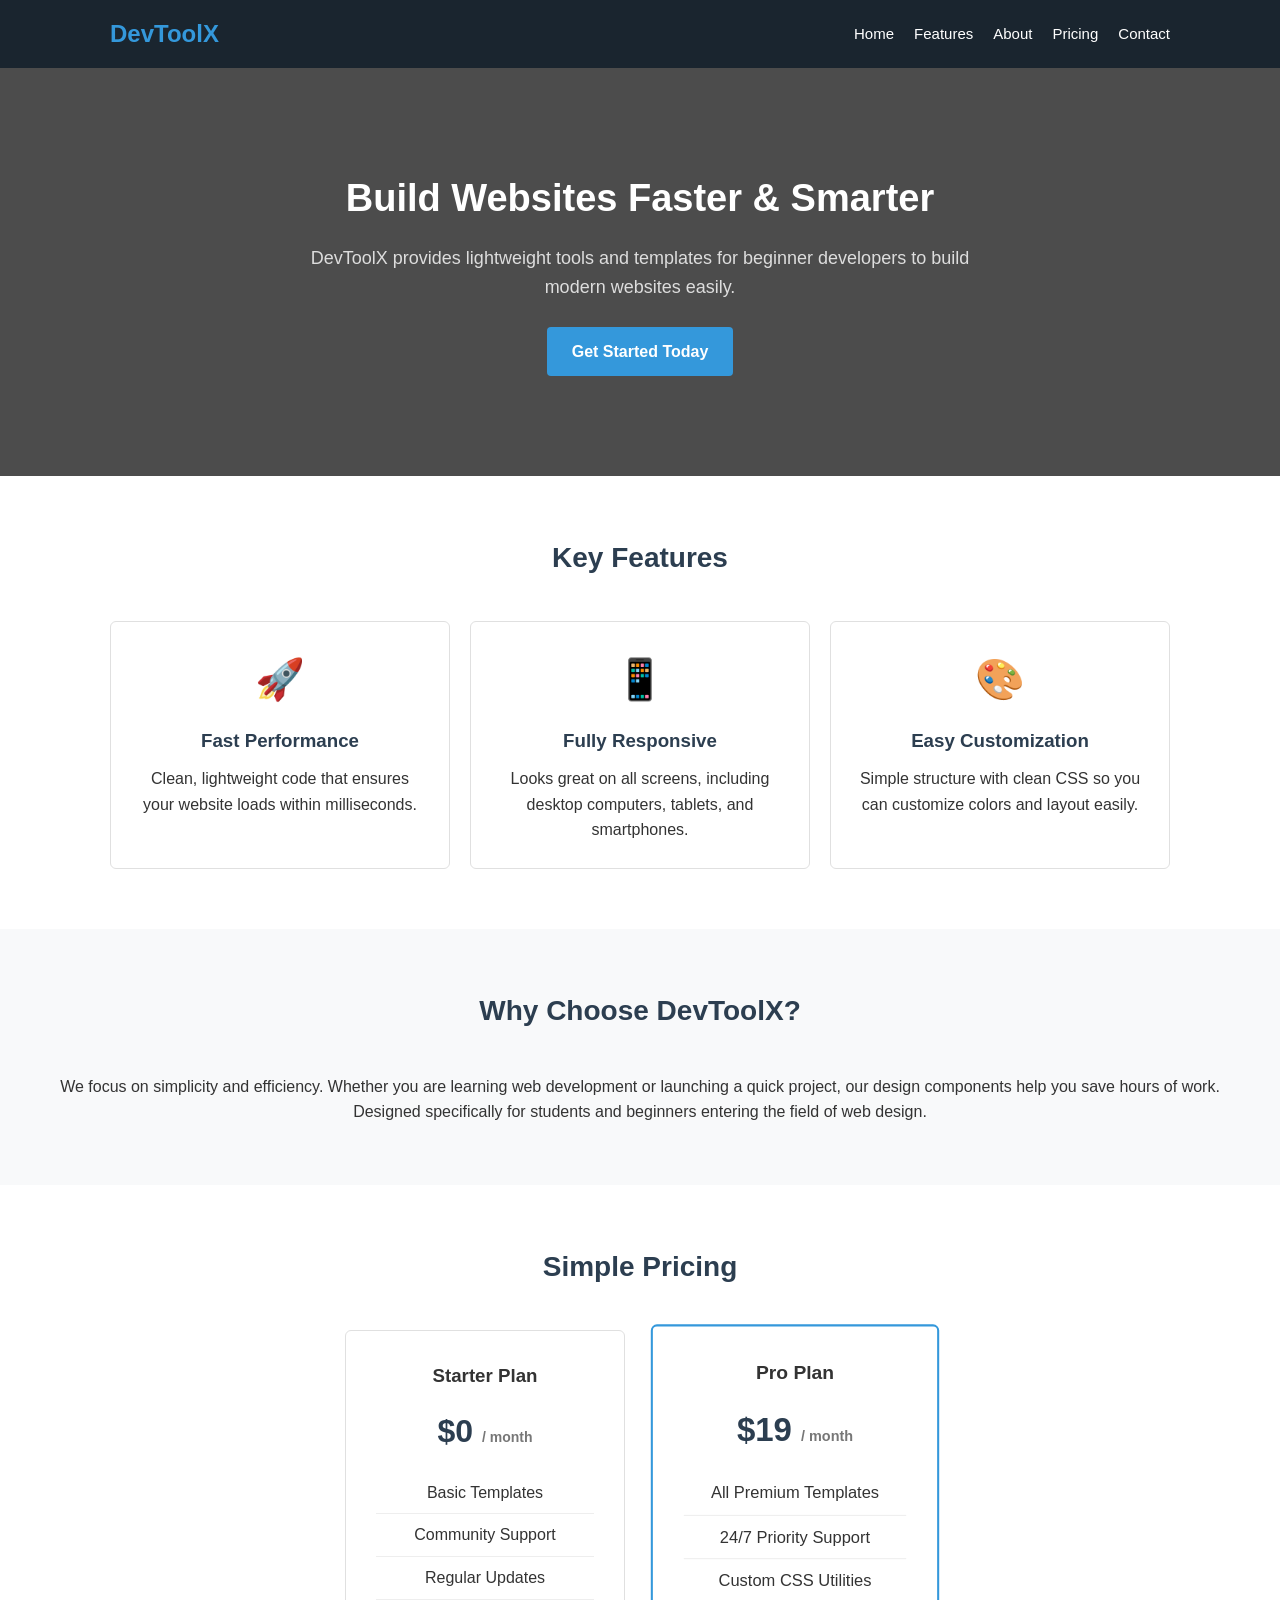
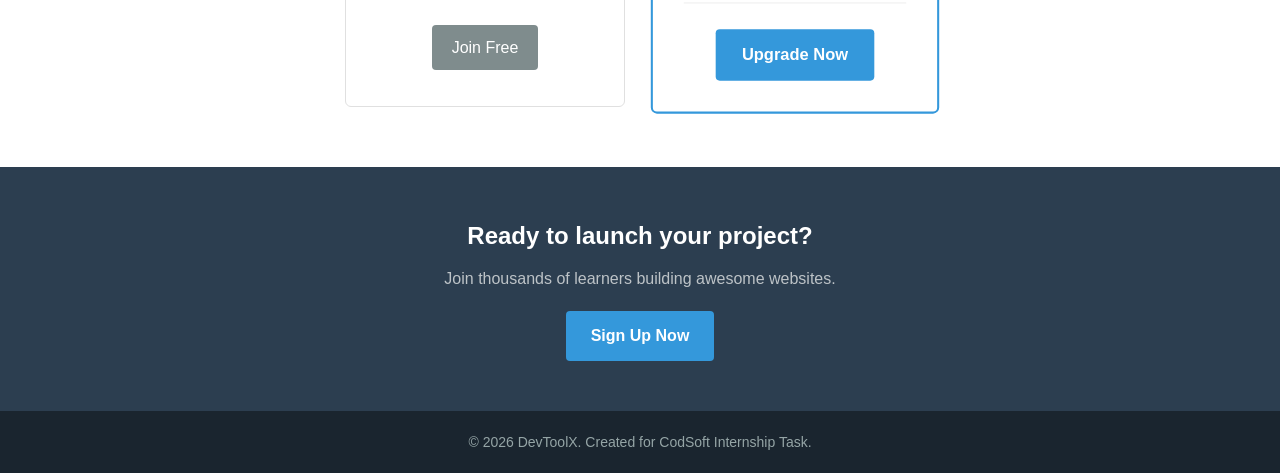
<file: Project2/index.html>
<!DOCTYPE html>
<html lang="en">
<head>
    <meta charset="UTF-8">
    <meta name="viewport" content="width=device-width, initial-scale=1.0">
    <title>Product Landing Page</title>
    <link rel="stylesheet" href="style.css">
</head>
<body>

    <!-- Header / Navbar -->
    <header>
        <nav class="navbar">
            <div class="logo">
                <h2>DevToolX</h2>
            </div>
            <ul class="nav-menu">
                <li><a href="#home">Home</a></li>
                <li><a href="#features">Features</a></li>
                <li><a href="#about">About</a></li>
                <li><a href="#pricing">Pricing</a></li>
                <li><a href="#contact">Contact</a></li>
            </ul>
        </nav>
    </header>

    <!-- Hero Section -->
    <section id="home" class="hero-section">
        <div class="hero-content">
            <h1>Build Websites Faster & Smarter</h1>
            <p>DevToolX provides lightweight tools and templates for beginner developers to build modern websites easily.</p>
            <a href="#pricing" class="btn-primary">Get Started Today</a>
        </div>
    </section>

    <!-- Features Section -->
    <section id="features" class="section">
        <h2>Key Features</h2>
        <div class="features-grid">
            <div class="feature-card">
                <div class="icon">🚀</div>
                <h3>Fast Performance</h3>
                <p>Clean, lightweight code that ensures your website loads within milliseconds.</p>
            </div>
            <div class="feature-card">
                <div class="icon">📱</div>
                <h3>Fully Responsive</h3>
                <p>Looks great on all screens, including desktop computers, tablets, and smartphones.</p>
            </div>
            <div class="feature-card">
                <div class="icon">🎨</div>
                <h3>Easy Customization</h3>
                <p>Simple structure with clean CSS so you can customize colors and layout easily.</p>
            </div>
        </div>
    </section>

    <!-- About Product Section -->
    <section id="about" class="section gray-bg">
        <div class="about-container">
            <div class="about-text">
                <h2>Why Choose DevToolX?</h2>
                <p>We focus on simplicity and efficiency. Whether you are learning web development or launching a quick project, our design components help you save hours of work.</p>
                <p>Designed specifically for students and beginners entering the field of web design.</p>
            </div>
        </div>
    </section>

    <!-- Pricing Section -->
    <section id="pricing" class="section">
        <h2>Simple Pricing</h2>
        <div class="pricing-grid">
            <div class="pricing-card">
                <h3>Starter Plan</h3>
                <p class="price">$0 <span>/ month</span></p>
                <ul>
                    <li>Basic Templates</li>
                    <li>Community Support</li>
                    <li>Regular Updates</li>
                </ul>
                <a href="#" class="btn-secondary">Join Free</a>
            </div>
            <div class="pricing-card featured">
                <h3>Pro Plan</h3>
                <p class="price">$19 <span>/ month</span></p>
                <ul>
                    <li>All Premium Templates</li>
                    <li>24/7 Priority Support</li>
                    <li>Custom CSS Utilities</li>
                </ul>
                <a href="#" class="btn-primary">Upgrade Now</a>
            </div>
        </div>
    </section>

    <!-- Call To Action -->
    <section class="cta-section">
        <h2>Ready to launch your project?</h2>
        <p>Join thousands of learners building awesome websites.</p>
        <a href="#contact" class="btn-primary">Sign Up Now</a>
    </section>

    <!-- Footer -->
    <footer>
        <div class="footer-content">
            <p>&copy; 2026 DevToolX. Created for CodSoft Internship Task.</p>
        </div>
    </footer>

</body>
</html>
</file>
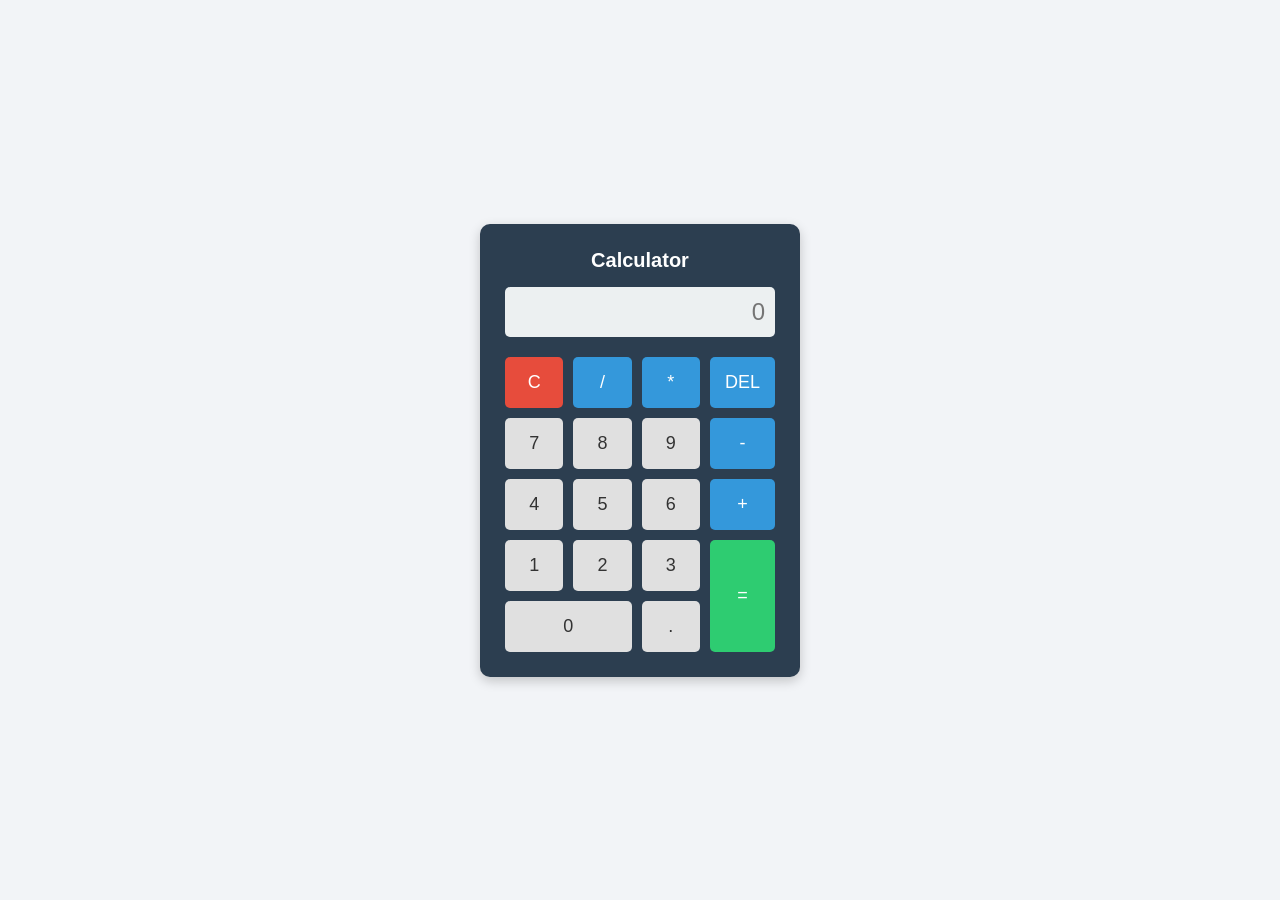
<file: project3/index.html>
<!DOCTYPE html>
<html lang="en">
<head>
    <meta charset="UTF-8">
    <meta name="viewport" content="width=device-width, initial-scale=1.0">
    <title>Simple Calculator</title>
    <link rel="stylesheet" href="style.css">
</head>
<body>

    <div class="calculator-container">
        <h2>Calculator</h2>
        
        <!-- Display Screen -->
        <input type="text" id="display" class="calculator-screen" placeholder="0" readonly>

        <!-- Calculator Buttons -->
        <div class="calculator-buttons">
            <button class="btn btn-clear" onclick="clearDisplay()">C</button>
            <button class="btn btn-operator" onclick="appendValue('/')">/</button>
            <button class="btn btn-operator" onclick="appendValue('*')">*</button>
            <button class="btn btn-operator" onclick="deleteLast()">DEL</button>

            <button class="btn" onclick="appendValue('7')">7</button>
            <button class="btn" onclick="appendValue('8')">8</button>
            <button class="btn" onclick="appendValue('9')">9</button>
            <button class="btn btn-operator" onclick="appendValue('-')">-</button>

            <button class="btn" onclick="appendValue('4')">4</button>
            <button class="btn" onclick="appendValue('5')">5</button>
            <button class="btn" onclick="appendValue('6')">6</button>
            <button class="btn btn-operator" onclick="appendValue('+')">+</button>

            <button class="btn" onclick="appendValue('1')">1</button>
            <button class="btn" onclick="appendValue('2')">2</button>
            <button class="btn" onclick="appendValue('3')">3</button>
            <button class="btn btn-equal" onclick="calculateResult()">=</button>

            <button class="btn btn-zero" onclick="appendValue('0')">0</button>
            <button class="btn" onclick="appendValue('.')">.</button>
        </div>
    </div>

    <script src="script.js"></script>
</body>
</html>
</file>
<file: Project2/style.css>
* {
    margin: 0;
    padding: 0;
    box-sizing: border-box;
    font-family: 'Segoe UI', Tahoma, Geneva, Verdana, sans-serif;
}

body {
    color: #333;
    line-height: 1.6;
}

/* Navbar */
header {
    background-color: #1a252f;
    position: sticky;
    top: 0;
    z-index: 100;
}

.navbar {
    display: flex;
    justify-content: space-between;
    align-items: center;
    max-width: 1100px;
    margin: 0 auto;
    padding: 15px 20px;
}

.logo h2 {
    color: #3498db;
}

.nav-menu {
    display: flex;
    list-style: none;
}

.nav-menu li {
    margin-left: 20px;
}

.nav-menu a {
    color: #fff;
    text-decoration: none;
    font-size: 15px;
    transition: 0.3s;
}

.nav-menu a:hover {
    color: #3498db;
}

/* Hero Section */
.hero-section {
    background: linear-gradient(rgba(0, 0, 0, 0.7), rgba(0, 0, 0, 0.7)), url('https://via.placeholder.com/1200x500') center/cover;
    color: white;
    text-align: center;
    padding: 100px 20px;
}

.hero-content {
    max-width: 700px;
    margin: 0 auto;
}

.hero-content h1 {
    font-size: 38px;
    margin-bottom: 15px;
}

.hero-content p {
    font-size: 18px;
    margin-bottom: 25px;
    color: #ddd;
}

/* Common Section */
.section {
    padding: 60px 20px;
    max-width: 1100px;
    margin: 0 auto;
    text-align: center;
}

.section h2 {
    font-size: 28px;
    margin-bottom: 40px;
    color: #2c3e50;
}

.gray-bg {
    background-color: #f8f9fa;
    max-width: 100%;
}

/* Buttons */
.btn-primary {
    display: inline-block;
    background-color: #3498db;
    color: white;
    padding: 12px 25px;
    text-decoration: none;
    border-radius: 4px;
    font-weight: bold;
}

.btn-primary:hover {
    background-color: #2980b9;
}

.btn-secondary {
    display: inline-block;
    background-color: #7f8c8d;
    color: white;
    padding: 10px 20px;
    text-decoration: none;
    border-radius: 4px;
}

.btn-secondary:hover {
    background-color: #6c757d;
}

/* Features Section */
.features-grid {
    display: flex;
    justify-content: space-between;
    gap: 20px;
    flex-wrap: wrap;
}

.feature-card {
    flex: 1;
    min-width: 250px;
    padding: 25px;
    border: 1px solid #e0e0e0;
    border-radius: 6px;
    background: white;
}

.feature-card .icon {
    font-size: 40px;
    margin-bottom: 15px;
}

.feature-card h3 {
    margin-bottom: 10px;
    color: #2c3e50;
}

/* Pricing Section */
.pricing-grid {
    display: flex;
    justify-content: center;
    gap: 30px;
    flex-wrap: wrap;
}

.pricing-card {
    border: 1px solid #e0e0e0;
    border-radius: 6px;
    padding: 30px;
    width: 280px;
    background: white;
}

.pricing-card.featured {
    border: 2px solid #3498db;
    transform: scale(1.03);
}

.pricing-card .price {
    font-size: 32px;
    font-weight: bold;
    margin: 15px 0;
    color: #2c3e50;
}

.pricing-card .price span {
    font-size: 14px;
    color: #777;
}

.pricing-card ul {
    list-style: none;
    margin-bottom: 25px;
}

.pricing-card ul li {
    padding: 8px 0;
    border-bottom: 1px solid #eee;
}

/* CTA Section */
.cta-section {
    background-color: #2c3e50;
    color: white;
    text-align: center;
    padding: 50px 20px;
}

.cta-section h2 {
    margin-bottom: 10px;
}

.cta-section p {
    margin-bottom: 20px;
    color: #bdc3c7;
}

/* Footer */
footer {
    background-color: #1a252f;
    color: #95a5a6;
    text-align: center;
    padding: 20px;
    font-size: 14px;
}
</file>
<file: project3/style.css>
* {
    margin: 0;
    padding: 0;
    box-sizing: border-box;
    font-family: Arial, sans-serif;
}

body {
    display: flex;
    justify-content: center;
    align-items: center;
    min-height: 100vh;
    background-color: #f2f4f7;
}

.calculator-container {
    background-color: #2c3e50;
    padding: 25px;
    border-radius: 10px;
    box-shadow: 0px 4px 12px rgba(0, 0, 0, 0.2);
    width: 320px;
}

.calculator-container h2 {
    color: #ffffff;
    text-align: center;
    margin-bottom: 15px;
    font-size: 20px;
}

/* Display Screen */
.calculator-screen {
    width: 100%;
    height: 50px;
    background-color: #ecf0f1;
    border: none;
    border-radius: 5px;
    font-size: 24px;
    text-align: right;
    padding: 10px;
    margin-bottom: 20px;
    color: #2c3e50;
    outline: none;
}

/* Grid Layout for Buttons */
.calculator-buttons {
    display: grid;
    grid-template-columns: repeat(4, 1fr);
    gap: 10px;
}

.btn {
    padding: 15px;
    font-size: 18px;
    border: none;
    border-radius: 5px;
    background-color: #e0e0e0;
    color: #333;
    cursor: pointer;
    transition: 0.2s;
}

.btn:hover {
    background-color: #d0d0d0;
}

/* Specific Button Colors */
.btn-operator {
    background-color: #3498db;
    color: white;
}

.btn-operator:hover {
    background-color: #2980b9;
}

.btn-clear {
    background-color: #e74c3c;
    color: white;
}

.btn-clear:hover {
    background-color: #c0392b;
}

.btn-equal {
    background-color: #2ecc71;
    color: white;
    grid-row: span 2;
    height: 100%;
}

.btn-equal:hover {
    background-color: #27ae60;
}

.btn-zero {
    grid-column: span 2;
}
</file>
